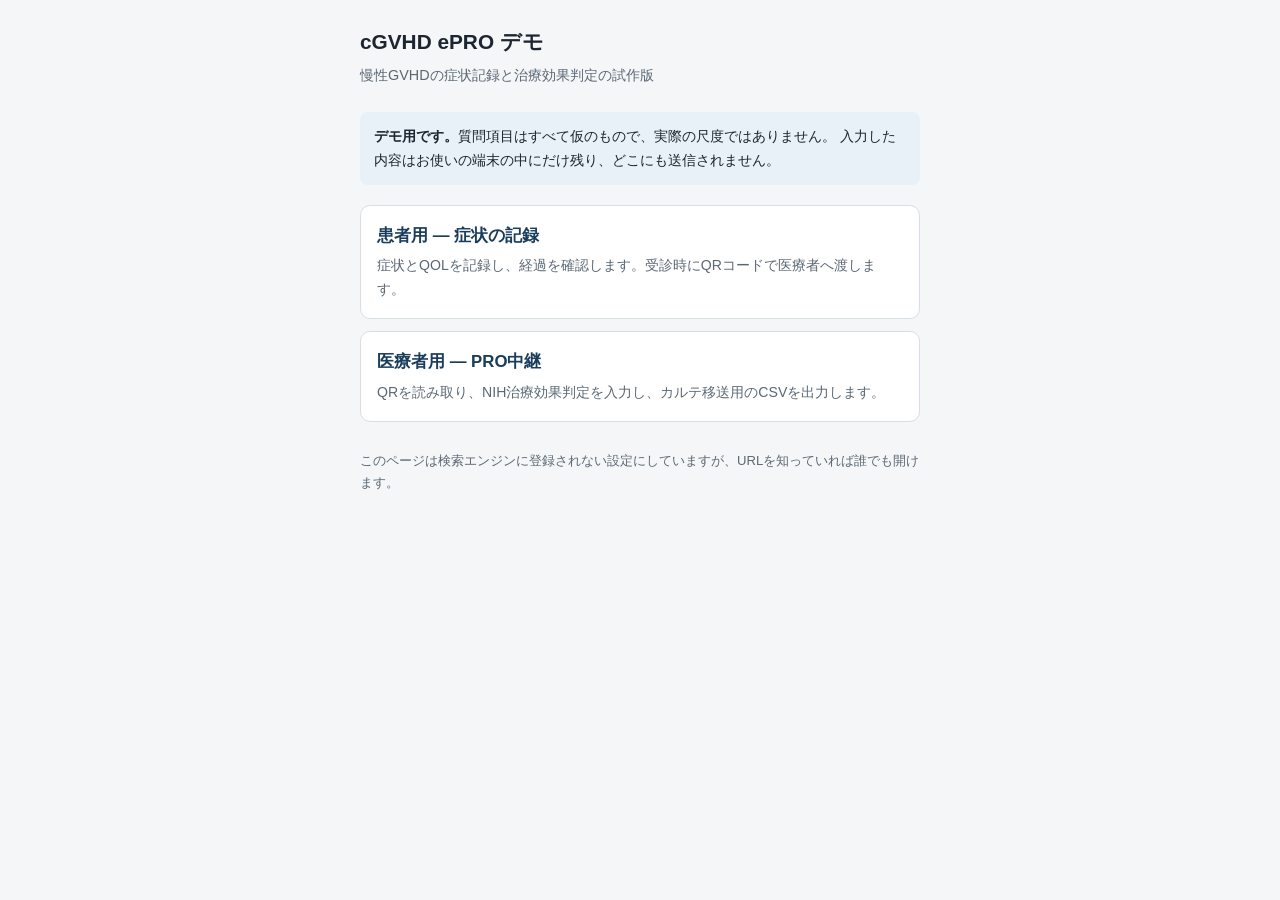
<file: index.html>
<!doctype html>
<html lang="ja">
<head>
<meta charset="utf-8" />
<meta name="viewport" content="width=device-width, initial-scale=1" />
<meta name="robots" content="noindex, nofollow" />
<title>cGVHD ePRO デモ</title>
<style>
  :root { --ink:#1c2530; --muted:#5b6874; --line:#d8dee6; --calm:#e9f1f8; --accent:#1a3d5c; }
  * { box-sizing: border-box; }
  body {
    margin:0; padding:24px 16px 64px; background:#f4f6f8; color:var(--ink);
    font-family:-apple-system, BlinkMacSystemFont, 'Hiragino Sans', 'Yu Gothic', sans-serif;
    font-size:16px; line-height:1.7;
  }
  main { max-width:560px; margin:0 auto; }
  h1 { font-size:1.3rem; margin:0 0 4px; }
  .sub { color:var(--muted); font-size:0.9rem; margin:0 0 24px; }
  .notice { background:var(--calm); border-radius:8px; padding:12px 14px; font-size:0.9rem; margin:0 0 20px; }
  .app { display:block; background:#fff; border:1px solid var(--line); border-radius:10px;
         padding:16px; margin-bottom:12px; text-decoration:none; color:inherit; }
  .app h2 { font-size:1.05rem; margin:0 0 4px; color:var(--accent); }
  .app p { margin:0; font-size:0.88rem; color:var(--muted); }
  footer { margin-top:28px; font-size:0.82rem; color:var(--muted); }
</style>
</head>
<body>
<main>
  <h1>cGVHD ePRO デモ</h1>
  <p class="sub">慢性GVHDの症状記録と治療効果判定の試作版</p>

  <div class="notice">
    <strong>デモ用です。</strong>質問項目はすべて仮のもので、実際の尺度ではありません。
    入力した内容はお使いの端末の中にだけ残り、どこにも送信されません。
  </div>

  <a class="app" href="./patient/">
    <h2>患者用 — 症状の記録</h2>
    <p>症状とQOLを記録し、経過を確認します。受診時にQRコードで医療者へ渡します。</p>
  </a>

  <a class="app" href="./clinician/">
    <h2>医療者用 — PRO中継</h2>
    <p>QRを読み取り、NIH治療効果判定を入力し、カルテ移送用のCSVを出力します。</p>
  </a>

  <footer>
    このページは検索エンジンに登録されない設定にしていますが、URLを知っていれば誰でも開けます。
  </footer>
</main>
</body>
</html>
</file>
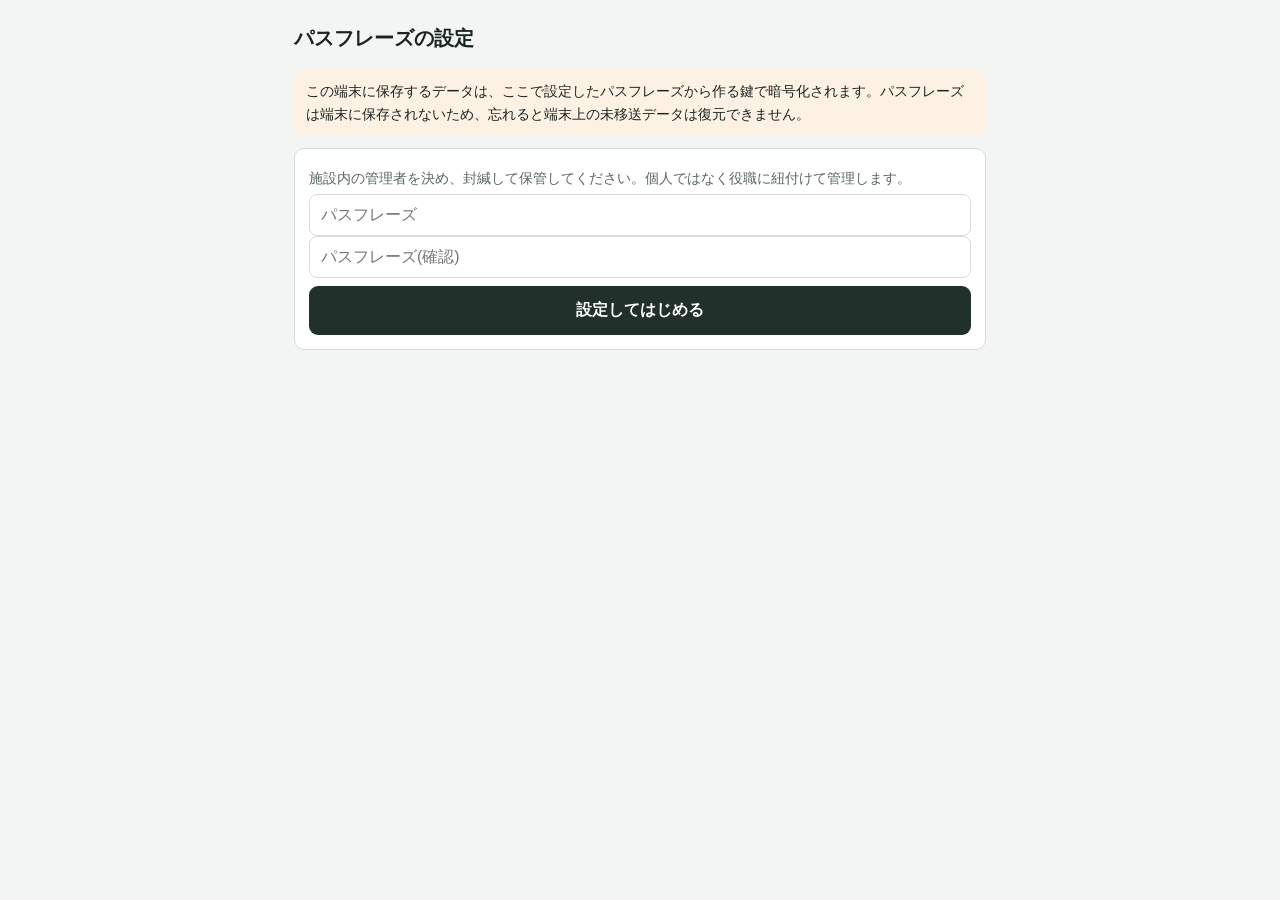
<file: clinician/index.html>
<!doctype html>
<html lang="ja">
  <head>
    <meta charset="utf-8" />
    <meta name="viewport" content="width=device-width, initial-scale=1, viewport-fit=cover" />
    <meta
      http-equiv="Content-Security-Policy"
      content="default-src 'self'; script-src 'self' 'wasm-unsafe-eval'; worker-src 'self'; style-src 'self' 'unsafe-inline'; img-src 'self' data: blob:; media-src 'self' blob:; font-src 'self'; connect-src 'self'; object-src 'none'; base-uri 'none'; form-action 'none'"
    />
    <title>cGVHD PRO 中継(医療者用)</title>
    <link rel="manifest" href="./manifest.webmanifest" />
    <meta name="apple-mobile-web-app-capable" content="yes" />
    <meta name="mobile-web-app-capable" content="yes" />
    <meta name="apple-mobile-web-app-status-bar-style" content="black-translucent" />
    <meta name="apple-mobile-web-app-title" content="cGVHD 中継" />
    <meta name="theme-color" content="#21302b" />
    <link rel="apple-touch-icon" href="./apple-touch-icon.png" />
    <link rel="icon" href="./icon-192.png" />
    <script type="module" crossorigin src="./assets/index-DMSDwNLZ.js"></script>
    <link rel="stylesheet" crossorigin href="./assets/index-DIAkmDWz.css">
  </head>
  <body>
    <div id="app"></div>
  </body>
</html>
</file>
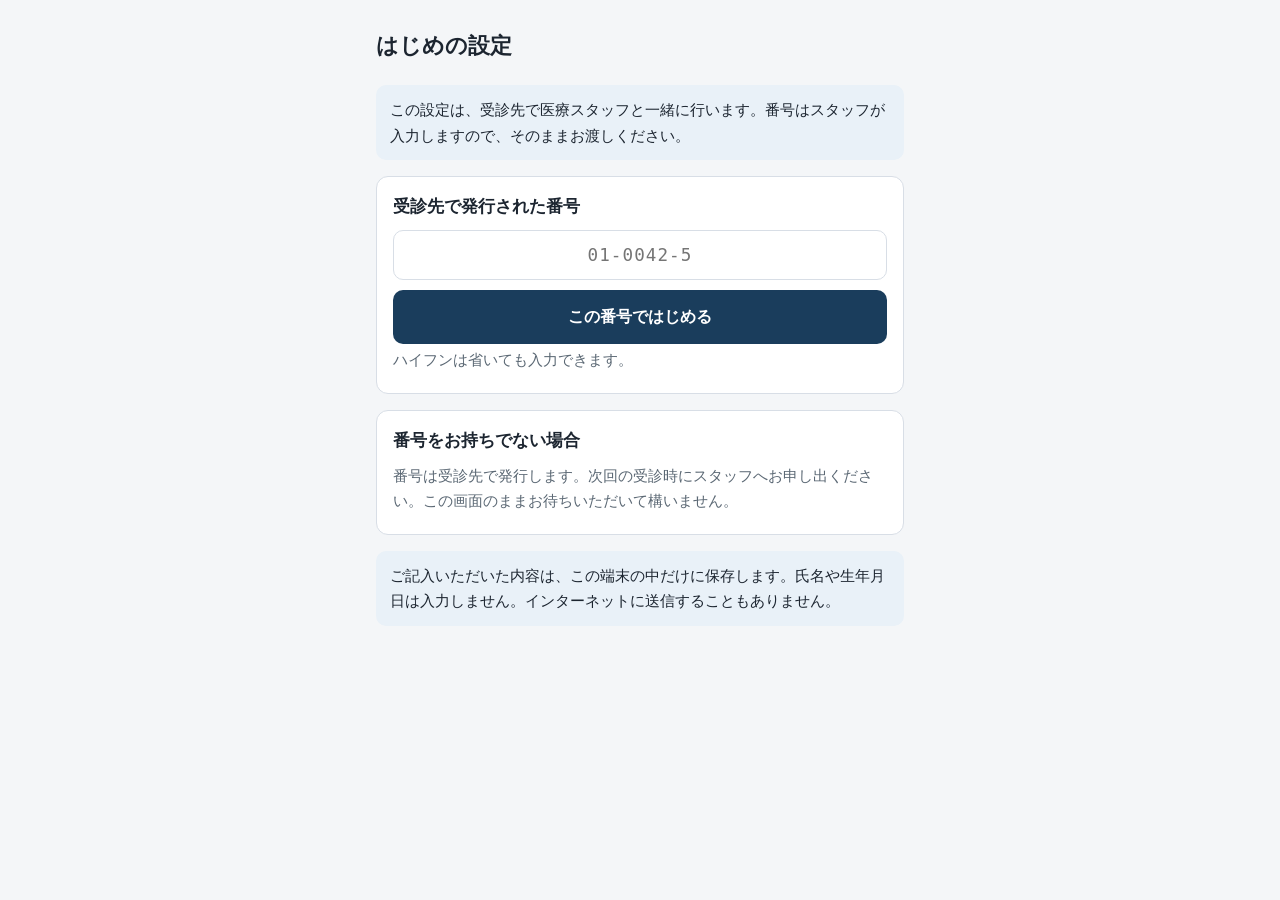
<file: patient/index.html>
<!doctype html>
<html lang="ja">
  <head>
    <meta charset="utf-8" />
    <meta name="viewport" content="width=device-width, initial-scale=1, viewport-fit=cover" />
    <!-- 外部オリジンを一切許可しない(仕様 11.1)。connect-src を 'self' 以外に緩めないこと。 -->
    <meta
      http-equiv="Content-Security-Policy"
      content="default-src 'self'; script-src 'self'; worker-src 'self'; style-src 'self' 'unsafe-inline'; img-src 'self' data: blob:; media-src 'self' blob:; font-src 'self'; connect-src 'self'; object-src 'none'; base-uri 'none'; form-action 'none'"
    />
    <title>cGVHD 症状の記録</title>
    <link rel="manifest" href="./manifest.webmanifest" />
    <!-- MIME設定に関わらず iOS でホーム画面追加が機能するよう meta も併記する(仕様 2.2.2) -->
    <meta name="apple-mobile-web-app-capable" content="yes" />
    <meta name="mobile-web-app-capable" content="yes" />
    <meta name="apple-mobile-web-app-status-bar-style" content="black-translucent" />
    <meta name="apple-mobile-web-app-title" content="症状の記録" />
    <meta name="theme-color" content="#1a3d5c" />
    <link rel="apple-touch-icon" href="./apple-touch-icon.png" />
    <link rel="icon" href="./icon-192.png" />
    <script type="module" crossorigin src="./assets/index-a8kJQVHS.js"></script>
    <link rel="stylesheet" crossorigin href="./assets/index-BixnlEUv.css">
  </head>
  <body>
    <div id="app"></div>
  </body>
</html>
</file>
<file: clinician/assets/index-DIAkmDWz.css>
:root{--bg: #f2f5f3;--surface: #ffffff;--ink: #1b2420;--muted: #5a675f;--line: #d5ded8;--accent: #21302b;--accent-ink: #ffffff;--calm: #e6efe9;--warn-bg: #fdf1e3;--improved: #1f5f45;--worsened: #8a3324;color-scheme:light}*{box-sizing:border-box}body{margin:0;padding:0 0 env(safe-area-inset-bottom);background:var(--bg);color:var(--ink);font-family:-apple-system,BlinkMacSystemFont,Hiragino Sans,Yu Gothic,sans-serif;font-size:16px;line-height:1.6;-webkit-text-size-adjust:100%}.screen{max-width:720px;margin:0 auto;padding:16px 14px 64px}h1{font-size:1.25rem;margin:6px 0 16px}h2{font-size:1rem;margin:0 0 8px}h3{font-size:.95rem;margin:16px 0 6px}h2.section{margin:24px 0 8px}.card{background:var(--surface);border:1px solid var(--line);border-radius:10px;padding:14px;margin-bottom:14px}.muted{color:var(--muted);font-size:.88rem;margin:4px 0}.center{text-align:center}.hidden{display:none}.num{text-align:right;font-variant-numeric:tabular-nums}.notice{background:var(--calm);border-radius:8px;padding:10px 12px;margin:0 0 12px;font-size:.9rem}.notice-warn{background:var(--warn-bg)}.btn{display:block;width:100%;padding:13px 14px;border-radius:9px;border:1px solid transparent;font-size:.98rem;font-family:inherit;font-weight:600;cursor:pointer;margin-top:8px;min-height:48px}.btn-primary{background:var(--accent);color:var(--accent-ink)}.btn-ghost{background:transparent;color:var(--accent);border-color:var(--line)}.btn-danger{background:#fff;color:var(--worsened);border-color:#e2c3bc}.btn-disabled{background:#eef1ef;color:#9aa79f;border-color:var(--line);cursor:not-allowed;pointer-events:none}.input,.payload-text,.karte-text{width:100%;padding:11px;font-size:1rem;font-family:inherit;border:1px solid var(--line);border-radius:8px;background:#fff;color:var(--ink)}.payload-text{font-family:ui-monospace,Menlo,monospace;font-size:.78rem;word-break:break-all}.karte-text{font-size:1.02rem;line-height:1.75}.linklike{background:none;border:none;color:var(--accent);font:inherit;text-decoration:underline;cursor:pointer;padding:8px 0}.field{display:block;margin-bottom:10px}.field-label{display:flex;justify-content:space-between;align-items:baseline;font-size:.88rem;color:var(--muted);margin-bottom:4px}.field-help{display:block;font-size:.8rem;line-height:1.5;color:var(--muted);margin-bottom:6px}.choices{display:flex;gap:8px}.choices-chip{flex-wrap:wrap}.choices-stack{flex-direction:column}.choice{font-family:inherit;font-size:.95rem;line-height:1.5;text-align:left;padding:11px 14px;min-height:48px;border:1px solid var(--line);border-radius:9px;background:#fff;color:var(--ink);cursor:pointer}.choices-chip .choice{min-width:56px;text-align:center}.choice-on{background:var(--accent);color:var(--accent-ink);border-color:var(--accent);font-weight:600}.prom-details{margin:0 0 14px;border:1px solid var(--line);border-radius:9px}.prom-details summary{padding:11px 12px;cursor:pointer;font-size:.92rem;min-height:44px}.prom-figure{padding:0 12px;overflow-x:auto}.prom-image{width:100%;min-width:480px;height:auto;border-radius:6px}.prom-figure{padding-bottom:12px}.before{font-size:.82rem}.patient-list{list-style:none;padding:0;margin:8px 0 0}.patient-row{display:flex;flex-direction:column;gap:2px;padding:12px 10px;border-top:1px solid var(--line);cursor:pointer}.pid{font-family:ui-monospace,Menlo,monospace;font-size:.95rem}.table{width:100%;border-collapse:collapse;font-size:.9rem}.table th,.table td{border-bottom:1px solid var(--line);padding:7px 6px;text-align:left}.table th{color:var(--muted);font-weight:600}.judge-row{border:1px solid var(--line);border-radius:8px;padding:8px 10px;margin-bottom:8px}.judge-row summary{display:flex;justify-content:space-between;align-items:center;cursor:pointer;gap:10px}.badge{font-size:.82rem;font-weight:700;padding:2px 10px;border-radius:999px;background:var(--calm)}.badge-CR,.badge-PR{color:var(--improved)}.badge-PD{color:var(--worsened);background:var(--warn-bg)}.badge-criteria_missing,.badge-not_evaluable{color:var(--muted)}.reasons{margin:8px 0 0;padding-left:20px;font-size:.86rem;color:var(--muted)}.reasons li{margin-bottom:3px}.overall{font-size:1.1rem;font-weight:700;margin:4px 0}.scan-frame{background:#000;border-radius:8px;overflow:hidden;aspect-ratio:4 / 3}.scan-video{width:100%;height:100%;object-fit:cover}.scan-output{margin-top:12px}.result-head{font-family:ui-monospace,Menlo,monospace;font-weight:700;margin:0 0 4px}.file-list{list-style:none;padding:0;margin:8px 0}.file-row{display:flex;align-items:center;gap:10px;padding:8px 0;border-top:1px solid var(--line)}.file-check{display:flex;align-items:center;gap:8px;flex:1;font-size:.86rem;cursor:pointer}.file-name{font-family:ui-monospace,Menlo,monospace;font-size:.78rem;word-break:break-all}.file-row .btn{width:auto;margin-top:0;padding:8px 14px;min-height:40px}.steps{padding-left:20px}.steps li{margin-bottom:6px}.details{margin-top:10px}.update-banner{background:var(--warn-bg);padding:9px 14px;font-size:.85rem;text-align:center;border-bottom:1px solid var(--line)}.toast{position:fixed;left:50%;bottom:24px;transform:translate(-50%);background:var(--ink);color:#fff;padding:11px 16px;border-radius:999px;font-size:.9rem;max-width:90vw;z-index:20}.overlay{position:fixed;inset:0;background:#1b242073;display:flex;align-items:center;justify-content:center;padding:20px;z-index:30}.dialog{background:var(--surface);border-radius:10px;padding:18px;max-width:440px;width:100%}.dialog-actions{display:flex;gap:10px}.dialog-actions .btn{margin-top:8px}.qr-wrap{background:#fff;padding:12px;border-radius:8px;display:flex;justify-content:center}.qr-canvas{width:100%;max-width:280px;height:auto;image-rendering:pixelated}.idcode{font-family:ui-monospace,Menlo,monospace;font-size:1.15rem;letter-spacing:.04em;text-align:center}.handoff-code{font-family:ui-monospace,Menlo,monospace;font-size:1.6rem;font-weight:600;letter-spacing:.06em;text-align:center;margin:12px 0;padding:12px;background:var(--calm);border-radius:8px;word-break:break-all}.karte-id-input{font-family:ui-monospace,Menlo,monospace;font-size:1.15rem;letter-spacing:.08em;text-align:center}.tr-head{margin-bottom:12px}.tr-patient{font-family:ui-monospace,Menlo,monospace;font-size:1.15rem;font-weight:700;margin:0}.tr-date{color:var(--muted);margin:2px 0 0;font-size:.95rem}.tr-block-title{font-size:1.05rem;margin:0 0 10px;padding:6px 10px;background:var(--calm);border-radius:6px}.tr-list{margin:0;display:grid;grid-template-columns:minmax(0,1fr) auto;gap:0}.tr-list dt{padding:10px 12px 10px 4px;border-bottom:1px solid var(--line);font-size:.98rem;color:var(--muted)}.tr-list dd{margin:0;padding:10px 4px;border-bottom:1px solid var(--line);font-size:1.1rem;font-weight:600;text-align:right;overflow-wrap:anywhere;font-variant-numeric:tabular-nums}.tr-list dt:last-of-type,.tr-list dd:last-of-type{border-bottom:none}.done-lead{font-size:1.15rem;font-weight:700;margin:0 0 8px}
</file>
<file: patient/assets/index-BixnlEUv.css>
:root{--bg: #f4f6f8;--surface: #ffffff;--ink: #1c2530;--muted: #5b6874;--line: #d8dee6;--accent: #1a3d5c;--accent-ink: #ffffff;--calm: #e9f1f8;color-scheme:light}*{box-sizing:border-box}body{margin:0;padding:0 0 env(safe-area-inset-bottom);background:var(--bg);color:var(--ink);font-family:-apple-system,BlinkMacSystemFont,Hiragino Sans,Yu Gothic,sans-serif;font-size:17px;line-height:1.7;-webkit-text-size-adjust:100%}.screen{max-width:560px;margin:0 auto;padding:20px 16px 64px}h1{font-size:1.35rem;margin:8px 0 20px}h2{font-size:1.05rem;margin:0 0 8px}.card{background:var(--surface);border:1px solid var(--line);border-radius:12px;padding:16px;margin-bottom:16px}.muted{color:var(--muted);font-size:.92rem;margin:4px 0}.center{text-align:center}.hidden{display:none}.notice{background:var(--calm);border-radius:10px;padding:12px 14px;margin:0 0 16px;font-size:.95rem}.notice-warn{background:#fdf3e3}.btn{display:block;width:100%;padding:15px 16px;border-radius:10px;border:1px solid transparent;font-size:1.02rem;font-family:inherit;font-weight:600;cursor:pointer;margin-top:10px;min-height:52px}.btn-primary{background:var(--accent);color:var(--accent-ink)}.btn-ghost{background:transparent;color:var(--accent);border-color:var(--line)}.btn-danger{background:#fff;color:#8a3324;border-color:#e2c3bc}.input,.payload-text{width:100%;padding:14px;font-size:1.05rem;font-family:inherit;border:1px solid var(--line);border-radius:10px;background:#fff;color:var(--ink)}.payload-text{font-family:ui-monospace,Menlo,monospace;font-size:.8rem;word-break:break-all}.idcode-input{font-family:ui-monospace,Menlo,monospace;font-size:1.1rem;letter-spacing:.06em;text-align:center}.btn:disabled{opacity:.5;cursor:default}.linklike{background:none;border:none;color:var(--accent);font:inherit;text-decoration:underline;cursor:pointer;padding:8px 0}.answer-header{position:sticky;top:0;background:var(--bg);padding:8px 0 12px;z-index:2}.recall-banner{display:block;background:var(--calm);border-radius:10px;padding:12px 14px;margin:0 0 8px;line-height:1.4}.recall-period{font-size:1.28rem;font-weight:700;color:var(--accent)}.recall-rest{font-size:1rem;color:var(--ink)}.recall-note{margin:0 0 10px;font-size:.88rem;color:var(--muted)}.progress{display:flex;align-items:center;gap:10px}.progress-bar{flex:1;height:6px;background:var(--line);border-radius:3px;overflow:hidden}.progress-fill{height:100%;background:var(--accent)}.progress-text{font-size:.85rem;color:var(--muted);font-variant-numeric:tabular-nums}.page-title{font-size:1.25rem;margin:14px 0 0;padding-top:12px;border-top:1px solid var(--line)}.question{font-size:1.18rem;line-height:1.6;margin:20px 0 22px}.items{display:flex;flex-direction:column}.item-block-compact{padding:18px 0 22px;border-bottom:1px solid var(--line)}.item-block-compact:last-child{border-bottom:none}.item-block-compact .question{font-size:1.05rem;margin:0 0 14px}.item-block-compact .option{padding:13px 16px;min-height:50px}.item-block-compact .options{gap:8px}.unanswered{margin-top:4px}.options{display:flex;flex-direction:column;gap:10px}.number-field{margin-bottom:8px}.number-row{display:flex;align-items:center;gap:10px}.number-answer{flex:1;min-height:56px;font-size:1.5rem;text-align:right;font-variant-numeric:tabular-nums}.number-unit{font-size:1.15rem;color:var(--muted)}.field-error:empty{display:none}.field-error{margin:8px 0 0;padding:8px 10px;font-size:.92rem;line-height:1.5;color:var(--accent);background:var(--calm);border-radius:6px}.option{text-align:left;padding:16px;border-radius:10px;border:1px solid var(--line);background:var(--surface);font:inherit;color:var(--ink);cursor:pointer;min-height:56px}.option-selected{border-color:var(--accent);background:var(--calm);font-weight:600}.answer-actions{display:flex;gap:10px;margin-top:24px}.answer-actions .btn{margin-top:0}.skip{text-align:center;margin-top:8px}.review-list{padding-left:20px}.review-row{margin-bottom:14px}.review-text{display:block;font-size:.95rem}.review-value{display:block;text-align:left}.done-mark{color:var(--muted);font-size:.95rem;margin:8px 0 0}.steps{padding-left:22px}.steps li{margin-bottom:10px}.qr-wrap{background:#fff;padding:12px;border-radius:8px;display:flex;justify-content:center}.qr-canvas{width:100%;max-width:320px;height:auto;image-rendering:pixelated}.idcode{font-family:ui-monospace,Menlo,monospace;font-size:1.15rem;letter-spacing:.04em}.chart{margin:0 0 20px}.chart-caption{font-size:.9rem;color:var(--muted);margin-bottom:6px}.chart-svg{width:100%;height:auto}.chart-grid{stroke:var(--line);stroke-width:1}.chart-line{fill:none;stroke:var(--accent);stroke-width:2;stroke-linejoin:round;stroke-linecap:round}.chart-dot{fill:var(--accent)}.chart-axis{fill:var(--muted);font-size:9px}.chart-empty{color:var(--muted);font-size:.9rem}.subscales{margin-top:12px}.instrument-section{margin-bottom:8px}.instrument-title{font-size:1.15rem;margin:24px 0 12px;padding-bottom:8px;border-bottom:2px solid var(--accent)}.guidance{background:var(--calm);border-radius:10px;padding:12px 14px;margin:12px 0 4px;font-size:.92rem;line-height:1.7}.guidance p{margin:0}.guidance-lead{font-weight:600;margin-bottom:2px}.answer-group{margin-top:18px}.answer-group:first-of-type{margin-top:8px}.answer-group-title{font-size:1rem;margin:0 0 8px;padding:6px 10px;background:var(--calm);border-radius:6px}.answer-list{list-style:none;margin:0;padding:0}.answer-row{display:flex;justify-content:space-between;align-items:baseline;gap:12px;padding:9px 4px;border-bottom:1px solid var(--line)}.answer-row:last-child{border-bottom:none}.answer-text{font-size:.92rem;line-height:1.5}.answer-value{flex:0 0 auto;font-size:.92rem;font-weight:600;white-space:nowrap}.answer-value-blank{font-weight:400;color:var(--muted)}.trend-grid{display:grid;grid-template-columns:1fr;gap:4px}@media (min-width: 560px){.trend-grid{grid-template-columns:1fr 1fr;gap:12px}}.update-banner{background:var(--calm);padding:10px 16px;font-size:.88rem;text-align:center;border-bottom:1px solid var(--line)}.toast{position:fixed;left:50%;bottom:28px;transform:translate(-50%);background:var(--ink);color:#fff;padding:12px 18px;border-radius:999px;font-size:.92rem;max-width:90vw;z-index:20}.overlay{position:fixed;inset:0;background:#1c253073;display:flex;align-items:center;justify-content:center;padding:20px;z-index:30}.dialog{background:var(--surface);border-radius:12px;padding:20px;max-width:420px;width:100%}.dialog-actions{display:flex;gap:10px}.dialog-actions .btn{margin-top:8px}
</file>
